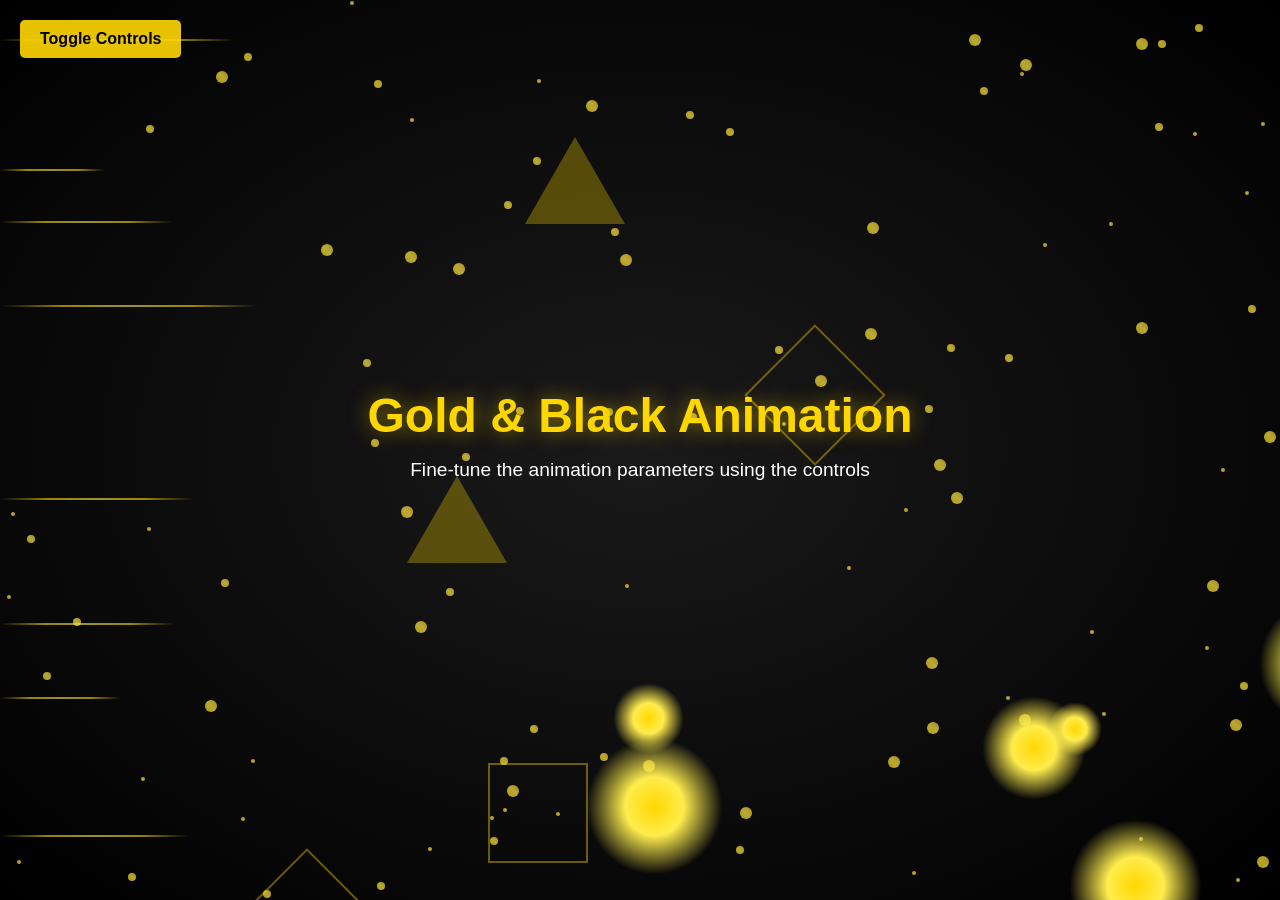
<file: animation-demo.html>
<!DOCTYPE html>
<html lang="en">
<head>
    <meta charset="UTF-8">
    <meta name="viewport" content="width=device-width, initial-scale=1.0">
    <title>Gold & Black Animation Demo</title>
    <style>
        * {
            margin: 0;
            padding: 0;
            box-sizing: border-box;
        }

        body {
            font-family: 'Arial', sans-serif;
            background: #000;
            overflow-x: hidden;
            color: white;
        }

        .animation-container {
            position: relative;
            width: 100vw;
            height: 100vh;
            background: radial-gradient(ellipse at center, #1a1a1a 0%, #000000 100%);
            overflow: hidden;
        }

        /* Floating Gold Particles */
        .particle {
            position: absolute;
            background: linear-gradient(45deg, #ffd700, #ffed4e, #ffc107);
            border-radius: 50%;
            opacity: 0.7;
            animation: float 15s infinite ease-in-out;
        }

        .particle.small {
            width: 4px;
            height: 4px;
            animation-duration: 12s;
        }

        .particle.medium {
            width: 8px;
            height: 8px;
            animation-duration: 18s;
        }

        .particle.large {
            width: 12px;
            height: 12px;
            animation-duration: 25s;
        }

        @keyframes float {
            0%, 100% {
                transform: translateY(0px) translateX(0px) rotate(0deg);
                opacity: 0.7;
            }
            25% {
                transform: translateY(-50px) translateX(25px) rotate(90deg);
                opacity: 1;
            }
            50% {
                transform: translateY(-100px) translateX(-25px) rotate(180deg);
                opacity: 0.8;
            }
            75% {
                transform: translateY(-75px) translateX(50px) rotate(270deg);
                opacity: 0.6;
            }
        }

        /* Flowing Gold Lines */
        .gold-line {
            position: absolute;
            height: 2px;
            background: linear-gradient(90deg, transparent, #ffd700, #ffed4e, #ffd700, transparent);
            opacity: 0.6;
            animation: flow 8s infinite linear;
        }

        @keyframes flow {
            0% {
                left: -200px;
                opacity: 0;
            }
            10% {
                opacity: 0.6;
            }
            90% {
                opacity: 0.6;
            }
            100% {
                left: 100vw;
                opacity: 0;
            }
        }

        /* Pulsing Gold Orbs */
        .gold-orb {
            position: absolute;
            border-radius: 50%;
            background: radial-gradient(circle, #ffd700 0%, #ffed4e 30%, transparent 70%);
            animation: pulse 6s infinite ease-in-out;
        }

        @keyframes pulse {
            0%, 100% {
                transform: scale(1);
                opacity: 0.3;
            }
            50% {
                transform: scale(1.5);
                opacity: 0.8;
            }
        }

        /* Geometric Patterns */
        .geometric-pattern {
            position: absolute;
            width: 100px;
            height: 100px;
            border: 2px solid #ffd700;
            opacity: 0.4;
            animation: rotate 20s infinite linear;
        }

        .geometric-pattern.triangle {
            width: 0;
            height: 0;
            border-left: 50px solid transparent;
            border-right: 50px solid transparent;
            border-bottom: 87px solid #ffd700;
            border-top: none;
            opacity: 0.3;
        }

        .geometric-pattern.diamond {
            transform: rotate(45deg);
            animation: spin 15s infinite linear;
        }

        @keyframes rotate {
            0% { transform: rotate(0deg); }
            100% { transform: rotate(360deg); }
        }

        @keyframes spin {
            0% { transform: rotate(45deg); }
            100% { transform: rotate(405deg); }
        }

        /* Content Overlay */
        .content-overlay {
            position: absolute;
            top: 50%;
            left: 50%;
            transform: translate(-50%, -50%);
            text-align: center;
            z-index: 100;
        }

        .demo-title {
            font-size: 3rem;
            color: #ffd700;
            margin-bottom: 1rem;
            text-shadow: 0 0 20px rgba(255, 215, 0, 0.5);
        }

        .demo-subtitle {
            font-size: 1.2rem;
            color: #ffffff;
            margin-bottom: 2rem;
        }

        /* Control Panel */
        .control-panel {
            position: fixed;
            top: 20px;
            right: 20px;
            background: rgba(0, 0, 0, 0.8);
            padding: 20px;
            border-radius: 10px;
            border: 1px solid #ffd700;
            z-index: 200;
        }

        .control-group {
            margin-bottom: 15px;
        }

        .control-group label {
            display: block;
            color: #ffd700;
            margin-bottom: 5px;
            font-size: 0.9rem;
        }

        .control-group input[type="range"] {
            width: 100%;
            margin-bottom: 5px;
        }

        .control-group input[type="color"] {
            width: 50px;
            height: 30px;
            border: none;
            border-radius: 5px;
        }

        .control-value {
            color: white;
            font-size: 0.8rem;
        }

        .toggle-controls {
            position: fixed;
            top: 20px;
            left: 20px;
            background: rgba(255, 215, 0, 0.9);
            color: black;
            padding: 10px 20px;
            border-radius: 5px;
            cursor: pointer;
            font-weight: bold;
            z-index: 200;
        }

        .hidden {
            display: none;
        }
    </style>
</head>
<body>
    <div class="animation-container" id="animationContainer">
        <!-- Content Overlay -->
        <div class="content-overlay">
            <h1 class="demo-title">Gold & Black Animation</h1>
            <p class="demo-subtitle">Fine-tune the animation parameters using the controls</p>
        </div>
    </div>

    <!-- Toggle Controls Button -->
    <div class="toggle-controls" onclick="toggleControls()">Toggle Controls</div>

    <!-- Control Panel -->
    <div class="control-panel hidden" id="controlPanel">
        <div class="control-group">
            <label for="particleCount">Particle Count:</label>
            <input type="range" id="particleCount" min="20" max="200" value="100">
            <span class="control-value" id="particleCountValue">100</span>
        </div>

        <div class="control-group">
            <label for="particleSpeed">Particle Speed:</label>
            <input type="range" id="particleSpeed" min="5" max="30" value="15">
            <span class="control-value" id="particleSpeedValue">15s</span>
        </div>

        <div class="control-group">
            <label for="lineCount">Gold Lines:</label>
            <input type="range" id="lineCount" min="3" max="20" value="8">
            <span class="control-value" id="lineCountValue">8</span>
        </div>

        <div class="control-group">
            <label for="orbCount">Gold Orbs:</label>
            <input type="range" id="orbCount" min="2" max="15" value="6">
            <span class="control-value" id="orbCountValue">6</span>
        </div>

        <div class="control-group">
            <label for="goldColor">Gold Color:</label>
            <input type="color" id="goldColor" value="#ffd700">
        </div>

        <div class="control-group">
            <label for="geometricCount">Geometric Shapes:</label>
            <input type="range" id="geometricCount" min="2" max="10" value="5">
            <span class="control-value" id="geometricCountValue">5</span>
        </div>

        <div class="control-group">
            <label for="animationIntensity">Animation Intensity:</label>
            <input type="range" id="animationIntensity" min="0.3" max="1" step="0.1" value="0.7">
            <span class="control-value" id="animationIntensityValue">0.7</span>
        </div>
    </div>

    <script>
        let animationContainer = document.getElementById('animationContainer');
        let controlPanel = document.getElementById('controlPanel');

        // Control elements
        let particleCountSlider = document.getElementById('particleCount');
        let particleSpeedSlider = document.getElementById('particleSpeed');
        let lineCountSlider = document.getElementById('lineCount');
        let orbCountSlider = document.getElementById('orbCount');
        let goldColorPicker = document.getElementById('goldColor');
        let geometricCountSlider = document.getElementById('geometricCount');
        let animationIntensitySlider = document.getElementById('animationIntensity');

        // Value display elements
        let particleCountValue = document.getElementById('particleCountValue');
        let particleSpeedValue = document.getElementById('particleSpeedValue');
        let lineCountValue = document.getElementById('lineCountValue');
        let orbCountValue = document.getElementById('orbCountValue');
        let geometricCountValue = document.getElementById('geometricCountValue');
        let animationIntensityValue = document.getElementById('animationIntensityValue');

        function toggleControls() {
            controlPanel.classList.toggle('hidden');
        }

        function createParticle() {
            let particle = document.createElement('div');
            particle.className = 'particle ' + ['small', 'medium', 'large'][Math.floor(Math.random() * 3)];
            
            particle.style.left = Math.random() * 100 + 'vw';
            particle.style.top = Math.random() * 100 + 'vh';
            particle.style.animationDelay = Math.random() * 5 + 's';
            particle.style.animationDuration = (parseInt(particleSpeedSlider.value) + Math.random() * 10) + 's';
            
            return particle;
        }

        function createGoldLine() {
            let line = document.createElement('div');
            line.className = 'gold-line';
            
            line.style.top = Math.random() * 100 + 'vh';
            line.style.width = (100 + Math.random() * 200) + 'px';
            line.style.animationDelay = Math.random() * 8 + 's';
            
            return line;
        }

        function createGoldOrb() {
            let orb = document.createElement('div');
            orb.className = 'gold-orb';
            
            let size = 50 + Math.random() * 100;
            orb.style.width = size + 'px';
            orb.style.height = size + 'px';
            orb.style.left = Math.random() * 100 + 'vw';
            orb.style.top = Math.random() * 100 + 'vh';
            orb.style.animationDelay = Math.random() * 6 + 's';
            
            return orb;
        }

        function createGeometricPattern() {
            let pattern = document.createElement('div');
            let shapes = ['geometric-pattern', 'geometric-pattern diamond', 'geometric-pattern triangle'];
            pattern.className = shapes[Math.floor(Math.random() * shapes.length)];
            
            pattern.style.left = Math.random() * 100 + 'vw';
            pattern.style.top = Math.random() * 100 + 'vh';
            pattern.style.animationDelay = Math.random() * 10 + 's';
            
            return pattern;
        }

        function updateAnimation() {
            // Clear existing elements
            let existingElements = animationContainer.querySelectorAll('.particle, .gold-line, .gold-orb, .geometric-pattern');
            existingElements.forEach(el => el.remove());

            // Update values display
            particleCountValue.textContent = particleCountSlider.value;
            particleSpeedValue.textContent = particleSpeedSlider.value + 's';
            lineCountValue.textContent = lineCountSlider.value;
            orbCountValue.textContent = orbCountSlider.value;
            geometricCountValue.textContent = geometricCountSlider.value;
            animationIntensityValue.textContent = animationIntensitySlider.value;

            // Create particles
            for (let i = 0; i < parseInt(particleCountSlider.value); i++) {
                animationContainer.appendChild(createParticle());
            }

            // Create gold lines
            for (let i = 0; i < parseInt(lineCountSlider.value); i++) {
                animationContainer.appendChild(createGoldLine());
            }

            // Create gold orbs
            for (let i = 0; i < parseInt(orbCountSlider.value); i++) {
                animationContainer.appendChild(createGoldOrb());
            }

            // Create geometric patterns
            for (let i = 0; i < parseInt(geometricCountSlider.value); i++) {
                animationContainer.appendChild(createGeometricPattern());
            }

            // Update color
            let goldColor = goldColorPicker.value;
            document.documentElement.style.setProperty('--gold-color', goldColor);

            // Update animation intensity
            let intensity = parseFloat(animationIntensitySlider.value);
            document.documentElement.style.setProperty('--animation-intensity', intensity);
        }

        // Event listeners for controls
        particleCountSlider.addEventListener('input', updateAnimation);
        particleSpeedSlider.addEventListener('input', updateAnimation);
        lineCountSlider.addEventListener('input', updateAnimation);
        orbCountSlider.addEventListener('input', updateAnimation);
        goldColorPicker.addEventListener('input', updateAnimation);
        geometricCountSlider.addEventListener('input', updateAnimation);
        animationIntensitySlider.addEventListener('input', updateAnimation);

        // Initialize animation
        updateAnimation();

        // Regenerate elements periodically for dynamic effect
        setInterval(() => {
            if (Math.random() < 0.3) {
                let newParticle = createParticle();
                animationContainer.appendChild(newParticle);
                
                // Remove old particles to prevent memory issues
                setTimeout(() => {
                    if (newParticle.parentNode) {
                        newParticle.remove();
                    }
                }, parseInt(particleSpeedSlider.value) * 1000);
            }
        }, 2000);
    </script>
</body>
</html>
</file>
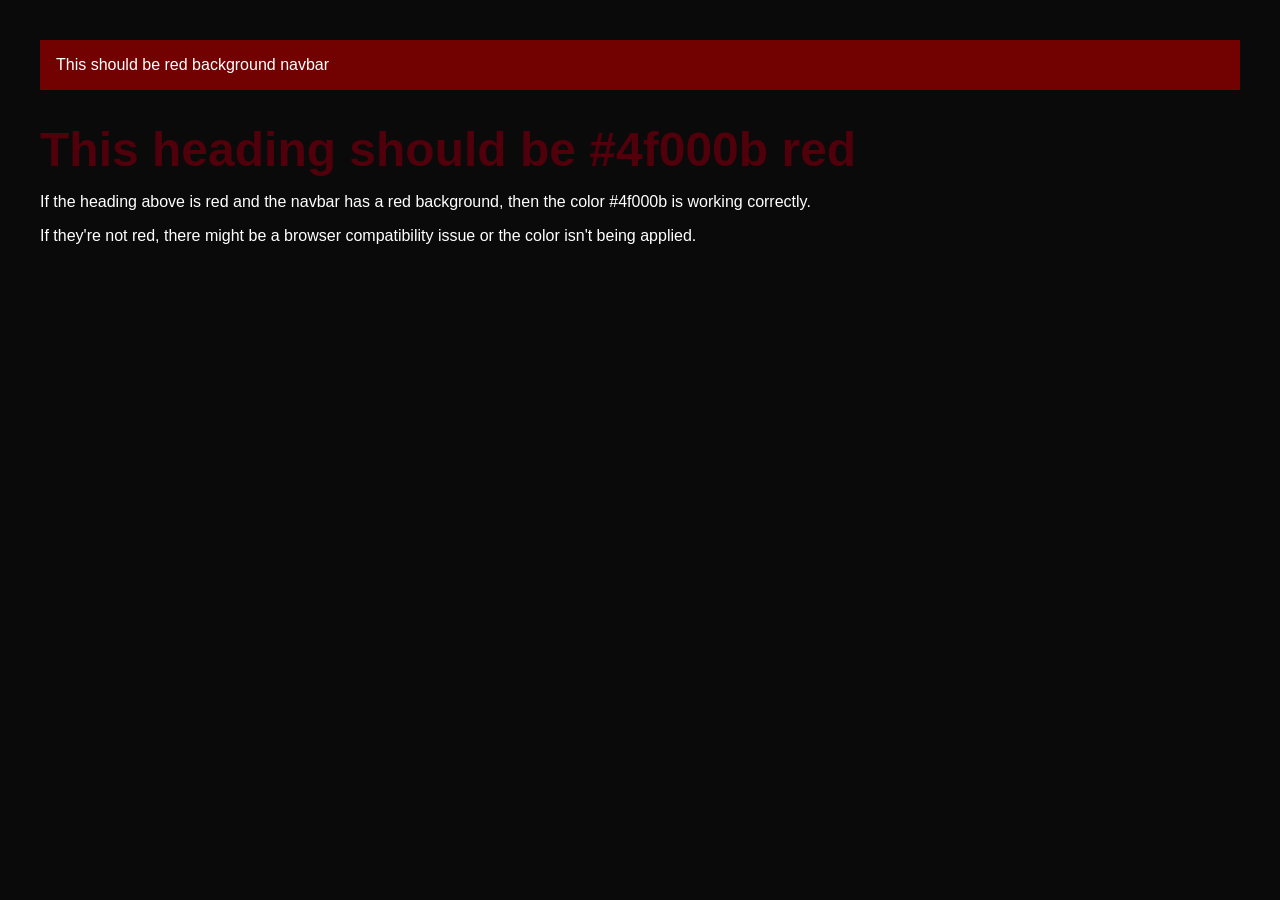
<file: color-test.html>
<!DOCTYPE html>
<html lang="en">
<head>
    <meta charset="UTF-8">
    <meta name="viewport" content="width=device-width, initial-scale=1.0">
    <title>Color Test</title>
    <style>
        body {
            background: #0a0a0a;
            color: white;
            font-family: Arial, sans-serif;
            padding: 2rem;
        }
        .test-heading {
            color: #4f000b !important;
            font-size: 3rem;
            margin-bottom: 1rem;
        }
        .navbar-test {
            background: rgba(120, 0, 0, 0.95) !important;
            padding: 1rem;
            margin-bottom: 2rem;
            color: white;
        }
    </style>
</head>
<body>
    <div class="navbar-test">
        This should be red background navbar
    </div>
    
    <h1 class="test-heading">This heading should be #4f000b red</h1>
    
    <p>If the heading above is red and the navbar has a red background, then the color #4f000b is working correctly.</p>
    
    <p>If they're not red, there might be a browser compatibility issue or the color isn't being applied.</p>
</body>
</html>
</file>
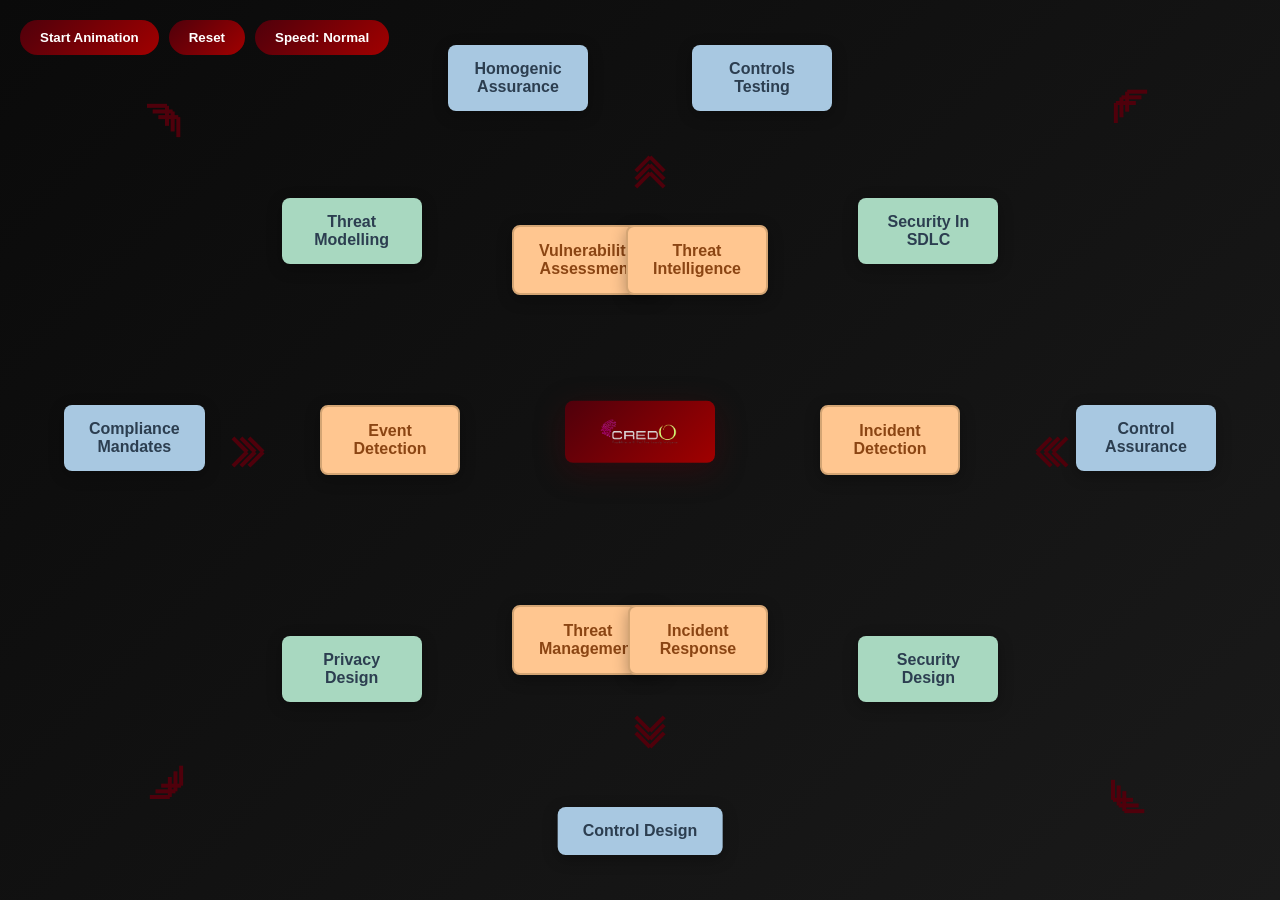
<file: convergence-animation.html>
<!DOCTYPE html>
<html lang="en">
<head>
    <meta charset="UTF-8">
    <meta name="viewport" content="width=device-width, initial-scale=1.0">
    <title>CredO Convergence Animation</title>
    <style>
        :root {
            --brand-color: #4f000b;
            --brand-gradient: linear-gradient(135deg, #4f000b 0%, #a10000 100%);
            --light-blue: #a8c8e1;
            --light-green: #a8d8c0;
            --white: #ffffff;
            --orange: #ffc690;
        }

        * {
            margin: 0;
            padding: 0;
            box-sizing: border-box;
        }

        body {
            font-family: 'Arial', sans-serif;
            background: linear-gradient(135deg, #0a0a0a 0%, #1a1a1a 100%);
            color: white;
            overflow: hidden;
            height: 100vh;
            display: flex;
            align-items: center;
            justify-content: center;
        }

        .animation-container {
            position: relative;
            width: 100vw;
            height: 100vh;
            display: flex;
            align-items: center;
            justify-content: center;
        }

        .control-panel {
            position: fixed;
            top: 20px;
            left: 20px;
            z-index: 1000;
            display: flex;
            gap: 10px;
        }

        .control-btn {
            padding: 10px 20px;
            background: var(--brand-gradient);
            border: none;
            border-radius: 25px;
            color: white;
            cursor: pointer;
            font-weight: 600;
            transition: all 0.3s ease;
        }

        .control-btn:hover {
            transform: translateY(-2px);
            box-shadow: 0 5px 15px rgba(79, 0, 11, 0.4);
        }

        /* Block Styles */
        .block {
            position: absolute;
            padding: 15px 25px;
            border-radius: 8px;
            font-weight: 600;
            font-size: 16px;
            text-align: center;
            transition: all 2.5s cubic-bezier(0.4, 0, 0.2, 1);
            box-shadow: 0 4px 15px rgba(0, 0, 0, 0.3);
            min-width: 140px;
            display: flex;
            align-items: center;
            justify-content: center;
            z-index: 10;
        }

        .block.primary {
            background: var(--light-blue);
            color: #2c3e50;
        }

        .block.secondary {
            background: var(--light-green);
            color: #2c3e50;
        }

        .block.tertiary {
            background: var(--orange);
            color: #8b4513;
            border: 2px solid #d4a574;
        }

        /* Arrow Styles */
        .arrow {
            position: absolute;
            transition: all 2.5s cubic-bezier(0.4, 0, 0.2, 1);
            z-index: 5;
        }

        .arrow-chevron {
            width: 0;
            height: 0;
            position: relative;
        }

        /* Chevron patterns */
        .chevron-up::before,
        .chevron-up::after,
        .chevron-down::before,
        .chevron-down::after,
        .chevron-left::before,
        .chevron-left::after,
        .chevron-right::before,
        .chevron-right::after {
            content: '';
            position: absolute;
            width: 20px;
            height: 4px;
            background: var(--brand-color);
            transform-origin: center;
        }

        .chevron-up::before { transform: rotate(45deg) translate(-5px, 5px); }
        .chevron-up::after { transform: rotate(-45deg) translate(5px, 5px); }
        
        .chevron-down::before { transform: rotate(-45deg) translate(-5px, -5px); }
        .chevron-down::after { transform: rotate(45deg) translate(5px, -5px); }
        
        .chevron-left::before { transform: rotate(45deg) translate(5px, 5px); }
        .chevron-left::after { transform: rotate(-45deg) translate(5px, -5px); }
        
        .chevron-right::before { transform: rotate(-45deg) translate(-5px, 5px); }
        .chevron-right::after { transform: rotate(45deg) translate(-5px, -5px); }

        /* Multi-chevron arrows */
        .multi-chevron {
            display: flex;
            align-items: center;
            gap: 8px;
        }

        .multi-chevron.horizontal {
            flex-direction: row;
        }

        .multi-chevron.vertical {
            flex-direction: column;
        }

        /* Center CredO Block */
        .center-block {
            position: absolute;
            top: 48%;
            left: 50%;
            transform: translate(-50%, -50%);
            background: var(--brand-gradient);
            color: white;
            padding: 18px 35px;
            border-radius: 8px;
            font-size: 22px;
            font-weight: 700;
            box-shadow: 0 8px 30px rgba(79, 0, 11, 0.4);
            z-index: 20;
            transition: all 2.5s cubic-bezier(0.4, 0, 0.2, 1);
            min-width: 120px;
            display: flex;
            align-items: center;
            justify-content: center;
        }

        .credo-logo {
            max-width: 80px;
            max-height: 35px;
            width: auto;
            height: auto;
            object-fit: contain;
        }

        /* Concentric Square Positions */
        
        /* Outer Square (Layer 3) */
        .homogenic-assurance { top: 5%; left: 35%; }
        .controls-testing { top: 5%; right: 35%; }
        .compliance-mandates { top: 45%; left: 5%; }
        .control-assurance { top: 45%; right: 5%; }
        .control-design { bottom: 5%; left: 50%; transform: translateX(-50%); }
        
        /* Middle Square (Layer 2) - Diagonal positioning around inner square */
        .threat-modelling { top: 22%; left: 22%; }
        .security-sdlc { top: 22%; right: 22%; }
        .privacy-design { bottom: 22%; left: 22%; }
        .security-design { bottom: 22%; right: 22%; }
        
        /* Inner Square (Layer 1) - Positioned around CredO */
        /* Top row - above CredO, centered and spaced */
        .vulnerability-assessment { top: 25%; left: 40%; }
        .threat-intelligence { top: 25%; right: 40%; }
        
        /* Side blocks - left and right of CredO */
        .event-detection { top: 45%; left: 25%; }
        .incident-detection { top: 45%; right: 25%; }
        
        /* Bottom row - below CredO, centered and spaced */
        .threat-management { bottom: 25%; left: 40%; }
        .incident-response { bottom: 25%; right: 40%; }

        /* Arrow Positions */
        .arrow-top { top: 18%; left: 50%; transform: translateX(-50%); }
        .arrow-top-left { top: 12%; left: 12%; }
        .arrow-top-right { top: 12%; right: 12%; }
        .arrow-left { top: 50%; left: 18%; transform: translateY(-50%); }
        .arrow-right { top: 50%; right: 18%; transform: translateY(-50%); }
        .arrow-bottom-left { bottom: 12%; left: 12%; }
        .arrow-bottom-right { bottom: 12%; right: 12%; }
        .arrow-bottom { bottom: 18%; left: 50%; transform: translateX(-50%); }

        /* Layer Classes for Animation */
        .layer-1 { z-index: 15; }
        .layer-2 { z-index: 14; }
        .layer-3 { z-index: 13; }

        /* Animation States */
        .block {
            transition: all 1.5s cubic-bezier(0.4, 0, 0.2, 1);
        }

        /* Animation approach: Use transform to move from current position to center */
        .converged .layer-1 {
            opacity: 0;
            transition-delay: 0s;
        }

        /* Specific convergence transforms for each block based on their current position */
        .converged .vulnerability-assessment {
            transform: translate(10%, 90%) scale(0);
        }

        .converged .threat-intelligence {
            transform: translate(-10%, 90%) scale(0);
        }

        .converged .event-detection {
            transform: translate(100%, 5%) scale(0);
        }

        .converged .incident-detection {
            transform: translate(-100%, 5%) scale(0);
        }

        .converged .threat-management {
            transform: translate(10%, -90%) scale(0);
        }

        .converged .incident-response {
            transform: translate(-10%, -90%) scale(0);
        }

        .converged .layer-2 {
            opacity: 0;
            transition-delay: 1.2s;
        }

        .converged .threat-modelling {
            transform: translate(130%, 120%) scale(0);
        }

        .converged .security-sdlc {
            transform: translate(-130%, 120%) scale(0);
        }

        .converged .privacy-design {
            transform: translate(130%, -120%) scale(0);
        }

        .converged .security-design {
            transform: translate(-130%, -120%) scale(0);
        }

        .converged .layer-3 {
            opacity: 0;
            transition-delay: 2.4s;
        }

        .converged .homogenic-assurance {
            transform: translate(40%, 1200%) scale(0);
        }

        .converged .controls-testing {
            transform: translate(-40%, 1200%) scale(0);
        }

        .converged .compliance-mandates {
            transform: translate(900%, 8%) scale(0);
        }

        .converged .control-assurance {
            transform: translate(-900%, 8%) scale(0);
        }

        .converged .control-design {
            transform: translate(0%, -1200%) scale(0);
        }

        .converged .arrow {
            opacity: 0;
            transform: scale(0);
            transition-delay: 0.5s;
        }

        .converged .center-block {
            transform: translate(-50%, -50%) scale(1.2);
            box-shadow: 0 15px 50px rgba(79, 0, 11, 0.6);
            transition-delay: 3.6s;
        }

        /* Glow effect for final state */
        @keyframes finalGlow {
            0%, 100% {
                box-shadow: 0 15px 50px rgba(79, 0, 11, 0.6);
            }
            50% {
                box-shadow: 0 20px 60px rgba(79, 0, 11, 0.8);
            }
        }

        .converged .center-block {
            animation: finalGlow 2s ease-in-out infinite;
        }

        /* Responsive adjustments */
        @media (max-width: 768px) {
            .block {
                font-size: 12px;
                padding: 10px 15px;
                min-width: 100px;
            }
            
            .center-block {
                font-size: 18px;
                padding: 15px 30px;
            }

            .credo-logo {
                max-width: 70px;
                max-height: 30px;
            }
        }
    </style>
</head>
<body>
    <div class="control-panel">
        <button class="control-btn" onclick="startAnimation()">Start Animation</button>
        <button class="control-btn" onclick="resetAnimation()">Reset</button>
        <button class="control-btn" onclick="toggleSpeed()">Speed: <span id="speedText">Normal</span></button>
    </div>

    <div class="animation-container" id="animationContainer">
        <!-- Center CredO Block -->
        <div class="center-block" id="centerBlock">
            <img src="logo2.PNG" alt="CREDO" class="credo-logo">
        </div>

        <!-- Layer 3 - Outer Square -->
        <div class="block primary layer-3 homogenic-assurance">Homogenic<br>Assurance</div>
        <div class="block primary layer-3 controls-testing">Controls<br>Testing</div>
        <div class="block primary layer-3 compliance-mandates">Compliance<br>Mandates</div>
        <div class="block primary layer-3 control-assurance">Control<br>Assurance</div>
        <div class="block primary layer-3 control-design">Control Design</div>

        <!-- Layer 2 - Middle Square (Diagonal corners) -->
        <div class="block secondary layer-2 threat-modelling">Threat<br>Modelling</div>
        <div class="block secondary layer-2 security-sdlc">Security In<br>SDLC</div>
        <div class="block secondary layer-2 privacy-design">Privacy<br>Design</div>
        <div class="block secondary layer-2 security-design">Security<br>Design</div>

        <!-- Layer 1 - Inner Square around CredO -->
        <div class="block tertiary layer-1 vulnerability-assessment">Vulnerability<br>Assessment</div>
        <div class="block tertiary layer-1 threat-intelligence">Threat<br>Intelligence</div>
        <div class="block tertiary layer-1 event-detection">Event<br>Detection</div>
        <div class="block tertiary layer-1 incident-detection">Incident<br>Detection</div>
        <div class="block tertiary layer-1 threat-management">Threat<br>Management</div>
        <div class="block tertiary layer-1 incident-response">Incident<br>Response</div>

        <!-- Arrows pointing toward center -->
        <div class="arrow arrow-top">
            <div class="multi-chevron vertical">
                <div class="arrow-chevron chevron-down"></div>
                <div class="arrow-chevron chevron-down"></div>
                <div class="arrow-chevron chevron-down"></div>
            </div>
        </div>

        <div class="arrow arrow-top-left">
            <div class="multi-chevron diagonal" style="transform: rotate(45deg);">
                <div class="arrow-chevron chevron-down"></div>
                <div class="arrow-chevron chevron-down"></div>
                <div class="arrow-chevron chevron-down"></div>
            </div>
        </div>

        <div class="arrow arrow-top-right">
            <div class="multi-chevron diagonal" style="transform: rotate(-45deg);">
                <div class="arrow-chevron chevron-down"></div>
                <div class="arrow-chevron chevron-down"></div>
                <div class="arrow-chevron chevron-down"></div>
            </div>
        </div>

        <div class="arrow arrow-left">
            <div class="multi-chevron horizontal">
                <div class="arrow-chevron chevron-right"></div>
                <div class="arrow-chevron chevron-right"></div>
                <div class="arrow-chevron chevron-right"></div>
            </div>
        </div>

        <div class="arrow arrow-right">
            <div class="multi-chevron horizontal">
                <div class="arrow-chevron chevron-left"></div>
                <div class="arrow-chevron chevron-left"></div>
                <div class="arrow-chevron chevron-left"></div>
            </div>
        </div>

        <div class="arrow arrow-bottom-left">
            <div class="multi-chevron diagonal" style="transform: rotate(-45deg);">
                <div class="arrow-chevron chevron-up"></div>
                <div class="arrow-chevron chevron-up"></div>
                <div class="arrow-chevron chevron-up"></div>
            </div>
        </div>

        <div class="arrow arrow-bottom-right">
            <div class="multi-chevron diagonal" style="transform: rotate(45deg);">
                <div class="arrow-chevron chevron-up"></div>
                <div class="arrow-chevron chevron-up"></div>
                <div class="arrow-chevron chevron-up"></div>
            </div>
        </div>

        <div class="arrow arrow-bottom">
            <div class="multi-chevron vertical">
                <div class="arrow-chevron chevron-up"></div>
                <div class="arrow-chevron chevron-up"></div>
                <div class="arrow-chevron chevron-up"></div>
            </div>
        </div>
    </div>

    <script>
        let animationSpeed = 1;
        let isAnimating = false;

        function startAnimation() {
            if (isAnimating) return;
            
            isAnimating = true;
            const container = document.getElementById('animationContainer');
            
            // Add convergence class to trigger animation
            container.classList.add('converged');
            
            // Reset after animation completes (longer duration for sequential layers)
            setTimeout(() => {
                isAnimating = false;
            }, 6000 / animationSpeed);
        }

        function resetAnimation() {
            isAnimating = false;
            const container = document.getElementById('animationContainer');
            container.classList.remove('converged');
        }

        function toggleSpeed() {
            const speedText = document.getElementById('speedText');
            
            if (animationSpeed === 1) {
                animationSpeed = 0.5;
                speedText.textContent = 'Slow';
                updateAnimationSpeed();
            } else if (animationSpeed === 0.5) {
                animationSpeed = 2;
                speedText.textContent = 'Fast';
                updateAnimationSpeed();
            } else {
                animationSpeed = 1;
                speedText.textContent = 'Normal';
                updateAnimationSpeed();
            }
        }

        function updateAnimationSpeed() {
            const duration = 1.5 / animationSpeed;
            const style = document.createElement('style');
            style.textContent = `
                .block {
                    transition-duration: ${duration}s !important;
                }
                .arrow {
                    transition-duration: ${duration * 0.5}s !important;
                }
                .center-block {
                    transition-duration: ${duration}s !important;
                }
                .converged .layer-1,
                .converged .vulnerability-assessment,
                .converged .threat-intelligence,
                .converged .event-detection,
                .converged .incident-detection,
                .converged .threat-management,
                .converged .incident-response {
                    transition-delay: 0s !important;
                }
                .converged .layer-2,
                .converged .threat-modelling,
                .converged .security-sdlc,
                .converged .privacy-design,
                .converged .security-design {
                    transition-delay: ${duration * 0.8}s !important;
                }
                .converged .layer-3,
                .converged .homogenic-assurance,
                .converged .controls-testing,
                .converged .compliance-mandates,
                .converged .control-assurance,
                .converged .control-design {
                    transition-delay: ${duration * 1.6}s !important;
                }
                .converged .center-block {
                    transition-delay: ${duration * 2.4}s !important;
                }
            `;
            
            // Remove previous speed style if exists
            const existingSpeedStyle = document.getElementById('speed-style');
            if (existingSpeedStyle) {
                existingSpeedStyle.remove();
            }
            
            style.id = 'speed-style';
            document.head.appendChild(style);
        }

        // Auto-start animation after a delay for demo purposes
        setTimeout(() => {
            console.log('Demo: Auto-starting animation in 2 seconds...');
        }, 2000);

        // Keyboard controls
        document.addEventListener('keydown', (e) => {
            switch(e.key) {
                case ' ':
                case 'Enter':
                    e.preventDefault();
                    startAnimation();
                    break;
                case 'r':
                case 'R':
                    resetAnimation();
                    break;
                case 's':
                case 'S':
                    toggleSpeed();
                    break;
            }
        });

        // Add instruction text
        setTimeout(() => {
            const instructions = document.createElement('div');
            instructions.style.cssText = `
                position: fixed;
                bottom: 20px;
                left: 20px;
                color: #888;
                font-size: 14px;
                z-index: 1000;
            `;
            instructions.innerHTML = `
                <div>Press SPACE or ENTER to start animation</div>
                <div>Press R to reset</div>
                <div>Press S to change speed</div>
            `;
            document.body.appendChild(instructions);
        }, 1000);
    </script>
</body>
</html>
</file>
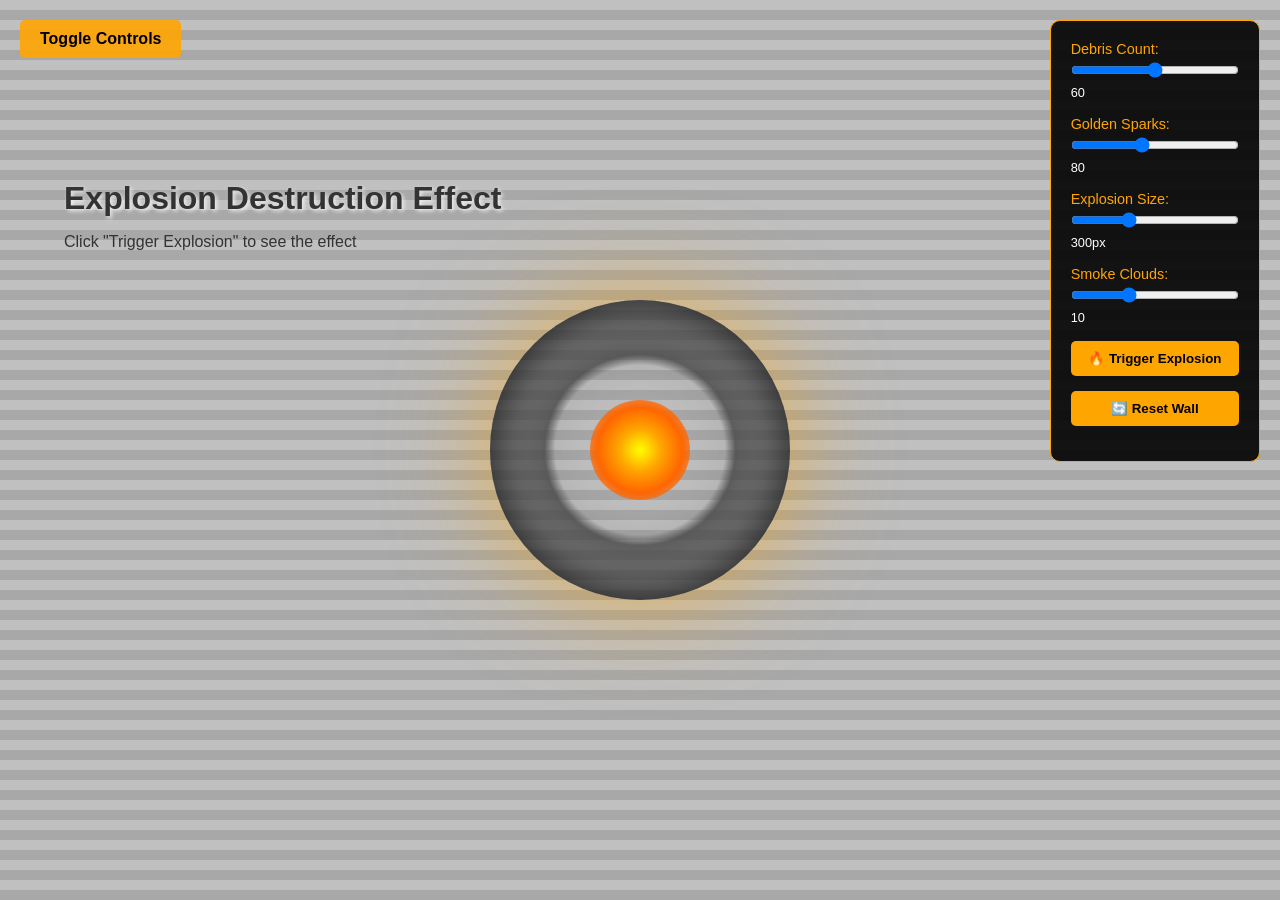
<file: explosion-animation-demo.html>
<!DOCTYPE html>
<html lang="en">
<head>
    <meta charset="UTF-8">
    <meta name="viewport" content="width=device-width, initial-scale=1.0">
    <title>Explosion Destruction Animation Demo</title>
    <style>
        * {
            margin: 0;
            padding: 0;
            box-sizing: border-box;
        }

        body {
            font-family: 'Arial', sans-serif;
            background: #f0f0f0;
            overflow: hidden;
            color: white;
            height: 100vh;
        }

        .animation-container {
            position: relative;
            width: 100vw;
            height: 100vh;
            background: linear-gradient(135deg, #e8e8e8 0%, #d0d0d0 50%, #c8c8c8 100%);
            overflow: hidden;
        }

        /* Concrete Wall Texture */
        .wall {
            position: absolute;
            top: 0;
            left: 0;
            width: 100%;
            height: 100%;
            background: 
                radial-gradient(circle at 50% 50%, transparent 150px, rgba(160, 160, 160, 0.8) 200px),
                linear-gradient(45deg, #a8a8a8 25%, transparent 25%),
                linear-gradient(-45deg, #a8a8a8 25%, transparent 25%),
                linear-gradient(45deg, transparent 75%, #a8a8a8 75%),
                linear-gradient(-45deg, transparent 75%, #a8a8a8 75%),
                #c0c0c0;
            background-size: 200px 200px, 20px 20px, 20px 20px, 20px 20px, 20px 20px, auto;
            background-position: center center, 0 0, 0 0, 10px 10px, 10px 10px, 0 0;
            z-index: 1;
        }

        /* Explosion Crater/Hole */
        .explosion-crater {
            position: absolute;
            top: 50%;
            left: 50%;
            transform: translate(-50%, -50%);
            width: 300px;
            height: 300px;
            border-radius: 50%;
            background: 
                radial-gradient(circle at center, 
                    transparent 0%, 
                    transparent 40%, 
                    rgba(80, 80, 80, 0.8) 45%,
                    rgba(100, 100, 100, 0.6) 60%,
                    rgba(120, 120, 120, 0.4) 80%,
                    transparent 100%);
            box-shadow: 
                inset 0 0 50px rgba(0, 0, 0, 0.8),
                inset 0 0 100px rgba(0, 0, 0, 0.4),
                0 0 100px rgba(255, 165, 0, 0.6);
            z-index: 10;
            animation: craterForm 0.5s ease-out forwards;
        }

        @keyframes craterForm {
            0% {
                width: 0;
                height: 0;
                opacity: 0;
            }
            100% {
                width: 300px;
                height: 300px;
                opacity: 1;
            }
        }

        /* Central Explosion Light */
        .explosion-core {
            position: absolute;
            top: 50%;
            left: 50%;
            transform: translate(-50%, -50%);
            width: 100px;
            height: 100px;
            background: radial-gradient(circle, #ffff00 0%, #ffa500 30%, #ff6600 60%, transparent 100%);
            border-radius: 50%;
            animation: explosionPulse 2s ease-out infinite;
            z-index: 15;
        }

        @keyframes explosionPulse {
            0% {
                width: 100px;
                height: 100px;
                opacity: 1;
            }
            50% {
                width: 200px;
                height: 200px;
                opacity: 0.8;
            }
            100% {
                width: 100px;
                height: 100px;
                opacity: 1;
            }
        }

        /* Flying Debris */
        .debris {
            position: absolute;
            background: linear-gradient(45deg, #999, #666, #888);
            z-index: 5;
            animation: debrisFly 3s ease-out forwards;
        }

        .debris.large {
            width: 15px;
            height: 15px;
            border-radius: 3px;
        }

        .debris.medium {
            width: 10px;
            height: 10px;
            border-radius: 2px;
        }

        .debris.small {
            width: 6px;
            height: 6px;
            border-radius: 1px;
        }

        @keyframes debrisFly {
            0% {
                transform: translate(0, 0) scale(1);
                opacity: 1;
            }
            100% {
                transform: translate(var(--debris-x), var(--debris-y)) scale(0.5);
                opacity: 0;
            }
        }

        /* Golden Sparks */
        .spark {
            position: absolute;
            background: radial-gradient(circle, #ffd700 0%, #ffaa00 50%, transparent 100%);
            border-radius: 50%;
            z-index: 12;
            animation: sparkFly 2s ease-out forwards;
        }

        .spark.tiny {
            width: 3px;
            height: 3px;
        }

        .spark.small {
            width: 5px;
            height: 5px;
        }

        .spark.medium {
            width: 8px;
            height: 8px;
        }

        @keyframes sparkFly {
            0% {
                transform: translate(0, 0) scale(1);
                opacity: 1;
            }
            50% {
                opacity: 0.8;
            }
            100% {
                transform: translate(var(--spark-x), var(--spark-y)) scale(0.1);
                opacity: 0;
            }
        }

        /* Shock Wave */
        .shockwave {
            position: absolute;
            top: 50%;
            left: 50%;
            transform: translate(-50%, -50%);
            width: 0;
            height: 0;
            border: 3px solid rgba(255, 165, 0, 0.6);
            border-radius: 50%;
            animation: shockwaveExpand 1.5s ease-out forwards;
            z-index: 8;
        }

        @keyframes shockwaveExpand {
            0% {
                width: 0;
                height: 0;
                opacity: 1;
            }
            100% {
                width: 800px;
                height: 800px;
                opacity: 0;
            }
        }

        /* Smoke/Dust Cloud */
        .smoke {
            position: absolute;
            background: radial-gradient(circle, rgba(128, 128, 128, 0.6) 0%, transparent 70%);
            border-radius: 50%;
            z-index: 6;
            animation: smokeRise 4s ease-out forwards;
        }

        @keyframes smokeRise {
            0% {
                transform: translate(0, 0) scale(0.5);
                opacity: 0.8;
            }
            100% {
                transform: translate(var(--smoke-x), var(--smoke-y)) scale(2);
                opacity: 0;
            }
        }

        /* Content Overlay */
        .content-overlay {
            position: absolute;
            top: 20%;
            left: 5%;
            z-index: 20;
            color: #333;
        }

        .demo-title {
            font-size: 2rem;
            margin-bottom: 1rem;
            text-shadow: 2px 2px 4px rgba(255, 255, 255, 0.8);
            color: #333;
        }

        /* Control Panel */
        .control-panel {
            position: fixed;
            top: 20px;
            right: 20px;
            background: rgba(0, 0, 0, 0.9);
            padding: 20px;
            border-radius: 10px;
            border: 1px solid #ffa500;
            z-index: 100;
            color: white;
        }

        .control-group {
            margin-bottom: 15px;
        }

        .control-group label {
            display: block;
            color: #ffa500;
            margin-bottom: 5px;
            font-size: 0.9rem;
        }

        .control-group input[type="range"] {
            width: 100%;
            margin-bottom: 5px;
        }

        .control-group button {
            background: #ffa500;
            color: black;
            border: none;
            padding: 10px 15px;
            border-radius: 5px;
            cursor: pointer;
            font-weight: bold;
            width: 100%;
        }

        .control-group button:hover {
            background: #ff8800;
        }

        .control-value {
            color: white;
            font-size: 0.8rem;
        }

        .toggle-controls {
            position: fixed;
            top: 20px;
            left: 20px;
            background: rgba(255, 165, 0, 0.9);
            color: black;
            padding: 10px 20px;
            border-radius: 5px;
            cursor: pointer;
            font-weight: bold;
            z-index: 100;
        }

        .hidden {
            display: none;
        }
    </style>
</head>
<body>
    <div class="animation-container" id="animationContainer">
        <!-- Wall Background -->
        <div class="wall"></div>
        
        <!-- Content Overlay -->
        <div class="content-overlay">
            <h1 class="demo-title">Explosion Destruction Effect</h1>
            <p>Click "Trigger Explosion" to see the effect</p>
        </div>
    </div>

    <!-- Toggle Controls Button -->
    <div class="toggle-controls" onclick="toggleControls()">Toggle Controls</div>

    <!-- Control Panel -->
    <div class="control-panel" id="controlPanel">
        <div class="control-group">
            <label for="debrisCount">Debris Count:</label>
            <input type="range" id="debrisCount" min="20" max="100" value="60">
            <span class="control-value" id="debrisCountValue">60</span>
        </div>

        <div class="control-group">
            <label for="sparkCount">Golden Sparks:</label>
            <input type="range" id="sparkCount" min="30" max="150" value="80">
            <span class="control-value" id="sparkCountValue">80</span>
        </div>

        <div class="control-group">
            <label for="explosionSize">Explosion Size:</label>
            <input type="range" id="explosionSize" min="200" max="500" value="300">
            <span class="control-value" id="explosionSizeValue">300px</span>
        </div>

        <div class="control-group">
            <label for="smokeCount">Smoke Clouds:</label>
            <input type="range" id="smokeCount" min="5" max="20" value="10">
            <span class="control-value" id="smokeCountValue">10</span>
        </div>

        <div class="control-group">
            <button onclick="triggerExplosion()">🔥 Trigger Explosion</button>
        </div>

        <div class="control-group">
            <button onclick="resetAnimation()">🔄 Reset Wall</button>
        </div>
    </div>

    <script>
        let animationContainer = document.getElementById('animationContainer');
        let controlPanel = document.getElementById('controlPanel');
        let isExploded = false;

        // Control elements
        let debrisCountSlider = document.getElementById('debrisCount');
        let sparkCountSlider = document.getElementById('sparkCount');
        let explosionSizeSlider = document.getElementById('explosionSize');
        let smokeCountSlider = document.getElementById('smokeCount');

        // Value display elements
        let debrisCountValue = document.getElementById('debrisCountValue');
        let sparkCountValue = document.getElementById('sparkCountValue');
        let explosionSizeValue = document.getElementById('explosionSizeValue');
        let smokeCountValue = document.getElementById('smokeCountValue');

        // Update display values
        function updateValues() {
            debrisCountValue.textContent = debrisCountSlider.value;
            sparkCountValue.textContent = sparkCountSlider.value;
            explosionSizeValue.textContent = explosionSizeSlider.value + 'px';
            smokeCountValue.textContent = smokeCountSlider.value;
        }

        // Event listeners for controls
        debrisCountSlider.addEventListener('input', updateValues);
        sparkCountSlider.addEventListener('input', updateValues);
        explosionSizeSlider.addEventListener('input', updateValues);
        smokeCountSlider.addEventListener('input', updateValues);

        function toggleControls() {
            controlPanel.classList.toggle('hidden');
        }

        function createDebris() {
            let debris = document.createElement('div');
            debris.className = 'debris ' + ['small', 'medium', 'large'][Math.floor(Math.random() * 3)];
            
            // Start from center
            debris.style.left = '50%';
            debris.style.top = '50%';
            
            // Random direction and distance
            let angle = Math.random() * Math.PI * 2;
            let distance = 200 + Math.random() * 400;
            let debrisX = Math.cos(angle) * distance;
            let debrisY = Math.sin(angle) * distance;
            
            debris.style.setProperty('--debris-x', debrisX + 'px');
            debris.style.setProperty('--debris-y', debrisY + 'px');
            
            debris.style.animationDelay = Math.random() * 0.3 + 's';
            
            return debris;
        }

        function createSpark() {
            let spark = document.createElement('div');
            spark.className = 'spark ' + ['tiny', 'small', 'medium'][Math.floor(Math.random() * 3)];
            
            // Start from center
            spark.style.left = '50%';
            spark.style.top = '50%';
            
            // Random direction and distance
            let angle = Math.random() * Math.PI * 2;
            let distance = 150 + Math.random() * 300;
            let sparkX = Math.cos(angle) * distance;
            let sparkY = Math.sin(angle) * distance;
            
            spark.style.setProperty('--spark-x', sparkX + 'px');
            spark.style.setProperty('--spark-y', sparkY + 'px');
            
            spark.style.animationDelay = Math.random() * 0.2 + 's';
            
            return spark;
        }

        function createSmoke() {
            let smoke = document.createElement('div');
            smoke.className = 'smoke';
            
            let size = 50 + Math.random() * 100;
            smoke.style.width = size + 'px';
            smoke.style.height = size + 'px';
            
            // Start from center area
            smoke.style.left = (50 + (Math.random() - 0.5) * 20) + '%';
            smoke.style.top = (50 + (Math.random() - 0.5) * 20) + '%';
            
            // Smoke rises and spreads
            let smokeX = (Math.random() - 0.5) * 200;
            let smokeY = -100 - Math.random() * 200;
            
            smoke.style.setProperty('--smoke-x', smokeX + 'px');
            smoke.style.setProperty('--smoke-y', smokeY + 'px');
            
            smoke.style.animationDelay = Math.random() * 0.5 + 's';
            
            return smoke;
        }

        function createShockwave() {
            let shockwave = document.createElement('div');
            shockwave.className = 'shockwave';
            return shockwave;
        }

        function createExplosionCore() {
            let core = document.createElement('div');
            core.className = 'explosion-core';
            return core;
        }

        function createCrater() {
            let crater = document.createElement('div');
            crater.className = 'explosion-crater';
            
            let size = parseInt(explosionSizeSlider.value);
            crater.style.width = size + 'px';
            crater.style.height = size + 'px';
            
            return crater;
        }

        function triggerExplosion() {
            if (isExploded) {
                resetAnimation();
            }

            isExploded = true;

            // Create crater
            animationContainer.appendChild(createCrater());

            // Create explosion core
            animationContainer.appendChild(createExplosionCore());

            // Create shockwave
            animationContainer.appendChild(createShockwave());

            // Create debris
            for (let i = 0; i < parseInt(debrisCountSlider.value); i++) {
                setTimeout(() => {
                    animationContainer.appendChild(createDebris());
                }, Math.random() * 200);
            }

            // Create sparks
            for (let i = 0; i < parseInt(sparkCountSlider.value); i++) {
                setTimeout(() => {
                    animationContainer.appendChild(createSpark());
                }, Math.random() * 300);
            }

            // Create smoke
            for (let i = 0; i < parseInt(smokeCountSlider.value); i++) {
                setTimeout(() => {
                    animationContainer.appendChild(createSmoke());
                }, Math.random() * 500);
            }

            // Clean up after animation
            setTimeout(() => {
                let elements = animationContainer.querySelectorAll('.debris, .spark, .smoke, .shockwave');
                elements.forEach(el => el.remove());
            }, 5000);
        }

        function resetAnimation() {
            // Remove all explosion elements
            let elements = animationContainer.querySelectorAll('.explosion-crater, .explosion-core, .debris, .spark, .smoke, .shockwave');
            elements.forEach(el => el.remove());
            isExploded = false;
        }

        // Initialize
        updateValues();

        // Auto-trigger explosion on load for demonstration
        setTimeout(() => {
            triggerExplosion();
        }, 1000);
    </script>
</body>
</html>
</file>
